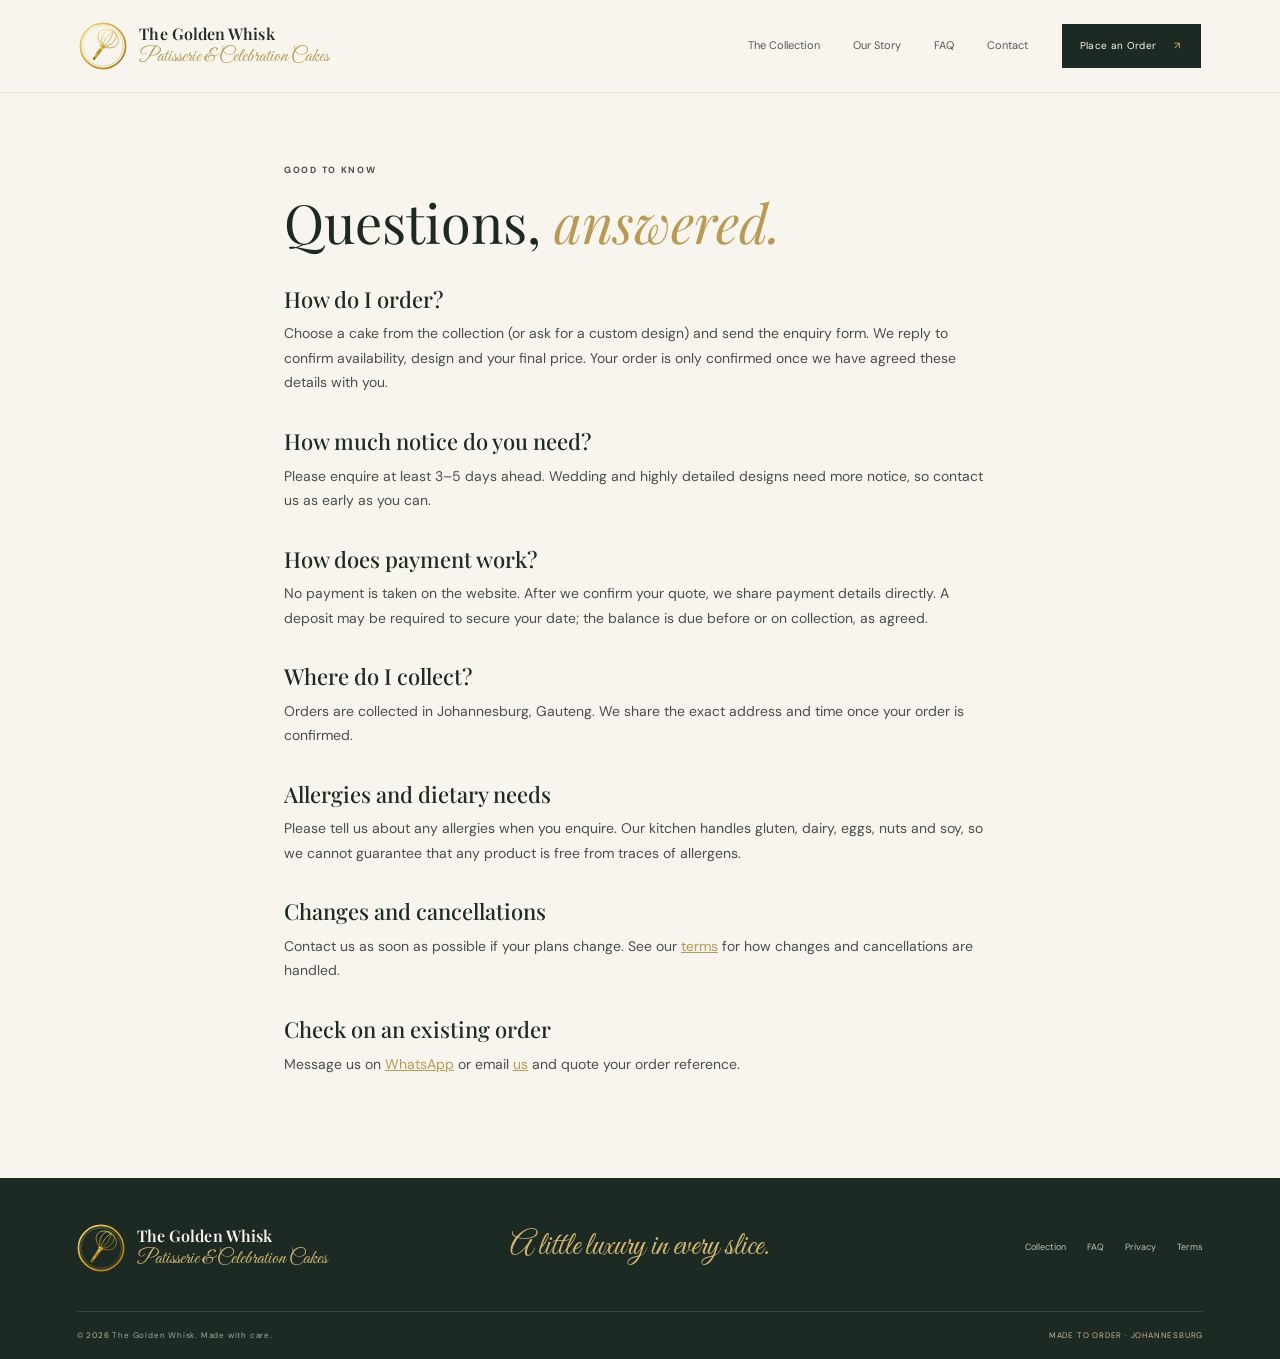
<file: faq.html>
<!doctype html>
<html lang="en"><head><meta charset="utf-8" /><meta name="viewport" content="width=device-width, initial-scale=1" /><meta name="theme-color" content="#1d2a23" />
<title>FAQ & Order Info — The Golden Whisk</title><meta name="description" content="How ordering, payment, collection and allergens work at The Golden Whisk." /><link rel="icon" href="favicon.svg" type="image/svg+xml" />
<link rel="preconnect" href="https://fonts.googleapis.com"><link rel="preconnect" href="https://fonts.gstatic.com" crossorigin>
<link href="https://fonts.googleapis.com/css2?family=DM+Sans:wght@400;500;600;700&family=Great+Vibes&family=Playfair+Display:wght@400;500;600;700&display=swap" rel="stylesheet">
<link rel="stylesheet" href="styles.css" /><link rel="stylesheet" href="pages.css" /></head>
<body class="site-body"><header class="site-header"><a class="brand" href="index.html" aria-label="The Golden Whisk home"><img class="brand-logo" src="logo.svg" alt="" width="48" height="48"><span class="brand-words"><strong>The Golden Whisk</strong><em class="script">Patisserie &amp; Celebration Cakes</em></span></a>
<button class="mobile-menu-toggle" id="mobileMenuToggle" type="button" aria-label="Open navigation" aria-expanded="false">☰</button>
<nav class="site-nav" id="siteNav"><a href="index.html#collection">The Collection</a><a href="index.html#our-story">Our Story</a><a href="faq.html">FAQ</a><a href="index.html#visit-us">Contact</a><a class="nav-order" href="index.html#collection">Place an Order <span>↗</span></a></nav></header><main><article class="doc section-wrap"><p class="eyebrow">GOOD TO KNOW</p><h1>Questions, <em>answered.</em></h1>
<h2>How do I order?</h2><p>Choose a cake from the collection (or ask for a custom design) and send the enquiry form. We reply to confirm availability, design and your final price. Your order is only confirmed once we have agreed these details with you.</p>
<h2>How much notice do you need?</h2><p>Please enquire at least 3–5 days ahead. Wedding and highly detailed designs need more notice, so contact us as early as you can.</p>
<h2>How does payment work?</h2><p>No payment is taken on the website. After we confirm your quote, we share payment details directly. A deposit may be required to secure your date; the balance is due before or on collection, as agreed.</p>
<h2>Where do I collect?</h2><p>Orders are collected in Johannesburg, Gauteng. We share the exact address and time once your order is confirmed.</p>
<h2>Allergies and dietary needs</h2><p>Please tell us about any allergies when you enquire. Our kitchen handles gluten, dairy, eggs, nuts and soy, so we cannot guarantee that any product is free from traces of allergens.</p>
<h2>Changes and cancellations</h2><p>Contact us as soon as possible if your plans change. See our <a href="terms.html">terms</a> for how changes and cancellations are handled.</p>
<h2>Check on an existing order</h2><p>Message us on <a data-whatsapp target="_blank" rel="noopener" href="#">WhatsApp</a> or email <a data-email href="#">us</a> and quote your order reference.</p></article></main><footer class="site-footer"><div class="footer-main"><a class="brand footer-brand" href="index.html"><img class="brand-logo" src="logo.svg" alt="" width="48" height="48"><span class="brand-words"><strong>The Golden Whisk</strong><em class="script">Patisserie &amp; Celebration Cakes</em></span></a><p class="script footer-tagline">A little luxury in every slice.</p><div class="footer-links"><a href="index.html#collection">Collection</a><a href="faq.html">FAQ</a><a href="privacy.html">Privacy</a><a href="terms.html">Terms</a></div></div><div class="footer-bottom"><span>© <span id="yearNow"></span> The Golden Whisk. Made with care.</span><span>MADE TO ORDER · JOHANNESBURG</span></div></footer>
<script src="site-config.js"></script><script src="main.js"></script></body></html>
</file>
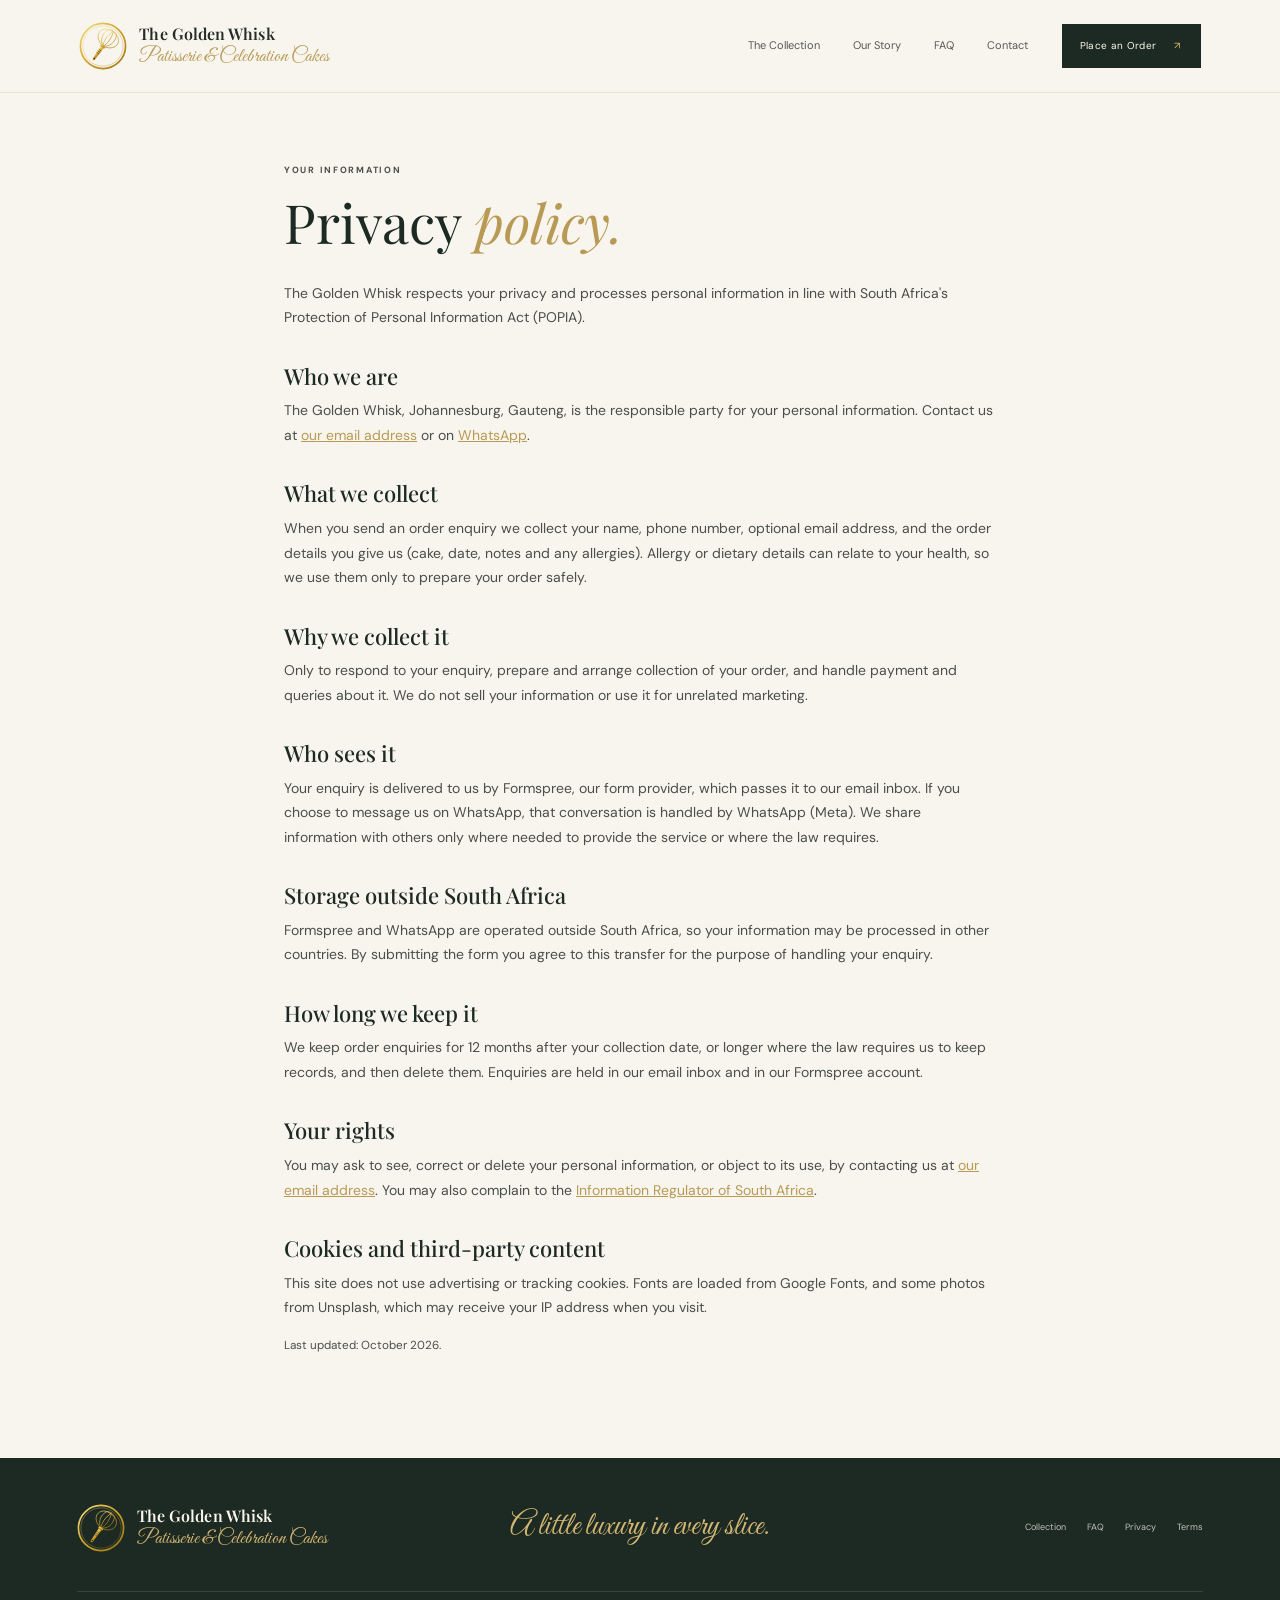
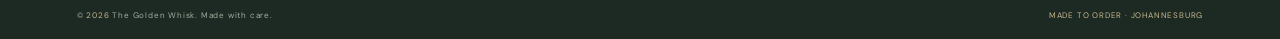
<file: privacy.html>
<!doctype html>
<html lang="en"><head><meta charset="utf-8" /><meta name="viewport" content="width=device-width, initial-scale=1" /><meta name="theme-color" content="#1d2a23" />
<title>Privacy Policy — The Golden Whisk</title><meta name="description" content="How The Golden Whisk collects and protects your personal information." /><link rel="icon" href="favicon.svg" type="image/svg+xml" />
<link rel="preconnect" href="https://fonts.googleapis.com"><link rel="preconnect" href="https://fonts.gstatic.com" crossorigin>
<link href="https://fonts.googleapis.com/css2?family=DM+Sans:wght@400;500;600;700&family=Great+Vibes&family=Playfair+Display:wght@400;500;600;700&display=swap" rel="stylesheet">
<link rel="stylesheet" href="styles.css" /><link rel="stylesheet" href="pages.css" /></head>
<body class="site-body"><header class="site-header"><a class="brand" href="index.html" aria-label="The Golden Whisk home"><img class="brand-logo" src="logo.svg" alt="" width="48" height="48"><span class="brand-words"><strong>The Golden Whisk</strong><em class="script">Patisserie &amp; Celebration Cakes</em></span></a>
<button class="mobile-menu-toggle" id="mobileMenuToggle" type="button" aria-label="Open navigation" aria-expanded="false">☰</button>
<nav class="site-nav" id="siteNav"><a href="index.html#collection">The Collection</a><a href="index.html#our-story">Our Story</a><a href="faq.html">FAQ</a><a href="index.html#visit-us">Contact</a><a class="nav-order" href="index.html#collection">Place an Order <span>↗</span></a></nav></header><main><article class="doc section-wrap"><p class="eyebrow">YOUR INFORMATION</p><h1>Privacy <em>policy.</em></h1>
<p>The Golden Whisk respects your privacy and processes personal information in line with South Africa's Protection of Personal Information Act (POPIA).</p>
<h2>Who we are</h2><p>The Golden Whisk, Johannesburg, Gauteng, is the responsible party for your personal information. Contact us at <a data-email href="#">our email address</a> or on <a data-whatsapp target="_blank" rel="noopener" href="#">WhatsApp</a>.</p>
<h2>What we collect</h2><p>When you send an order enquiry we collect your name, phone number, optional email address, and the order details you give us (cake, date, notes and any allergies). Allergy or dietary details can relate to your health, so we use them only to prepare your order safely.</p>
<h2>Why we collect it</h2><p>Only to respond to your enquiry, prepare and arrange collection of your order, and handle payment and queries about it. We do not sell your information or use it for unrelated marketing.</p>
<h2>Who sees it</h2><p>Your enquiry is delivered to us by Formspree, our form provider, which passes it to our email inbox. If you choose to message us on WhatsApp, that conversation is handled by WhatsApp (Meta). We share information with others only where needed to provide the service or where the law requires.</p>
<h2>Storage outside South Africa</h2><p>Formspree and WhatsApp are operated outside South Africa, so your information may be processed in other countries. By submitting the form you agree to this transfer for the purpose of handling your enquiry.</p>
<h2>How long we keep it</h2><p>We keep order enquiries for 12 months after your collection date, or longer where the law requires us to keep records, and then delete them. Enquiries are held in our email inbox and in our Formspree account.</p>
<h2>Your rights</h2><p>You may ask to see, correct or delete your personal information, or object to its use, by contacting us at <a data-email href="#">our email address</a>. You may also complain to the <a href="https://inforegulator.org.za" target="_blank" rel="noopener">Information Regulator of South Africa</a>.</p>
<h2>Cookies and third-party content</h2><p>This site does not use advertising or tracking cookies. Fonts are loaded from Google Fonts, and some photos from Unsplash, which may receive your IP address when you visit.</p>
<p><small>Last updated: October 2026.</small></p></article></main><footer class="site-footer"><div class="footer-main"><a class="brand footer-brand" href="index.html"><img class="brand-logo" src="logo.svg" alt="" width="48" height="48"><span class="brand-words"><strong>The Golden Whisk</strong><em class="script">Patisserie &amp; Celebration Cakes</em></span></a><p class="script footer-tagline">A little luxury in every slice.</p><div class="footer-links"><a href="index.html#collection">Collection</a><a href="faq.html">FAQ</a><a href="privacy.html">Privacy</a><a href="terms.html">Terms</a></div></div><div class="footer-bottom"><span>© <span id="yearNow"></span> The Golden Whisk. Made with care.</span><span>MADE TO ORDER · JOHANNESBURG</span></div></footer>
<script src="site-config.js"></script><script src="main.js"></script></body></html>
</file>
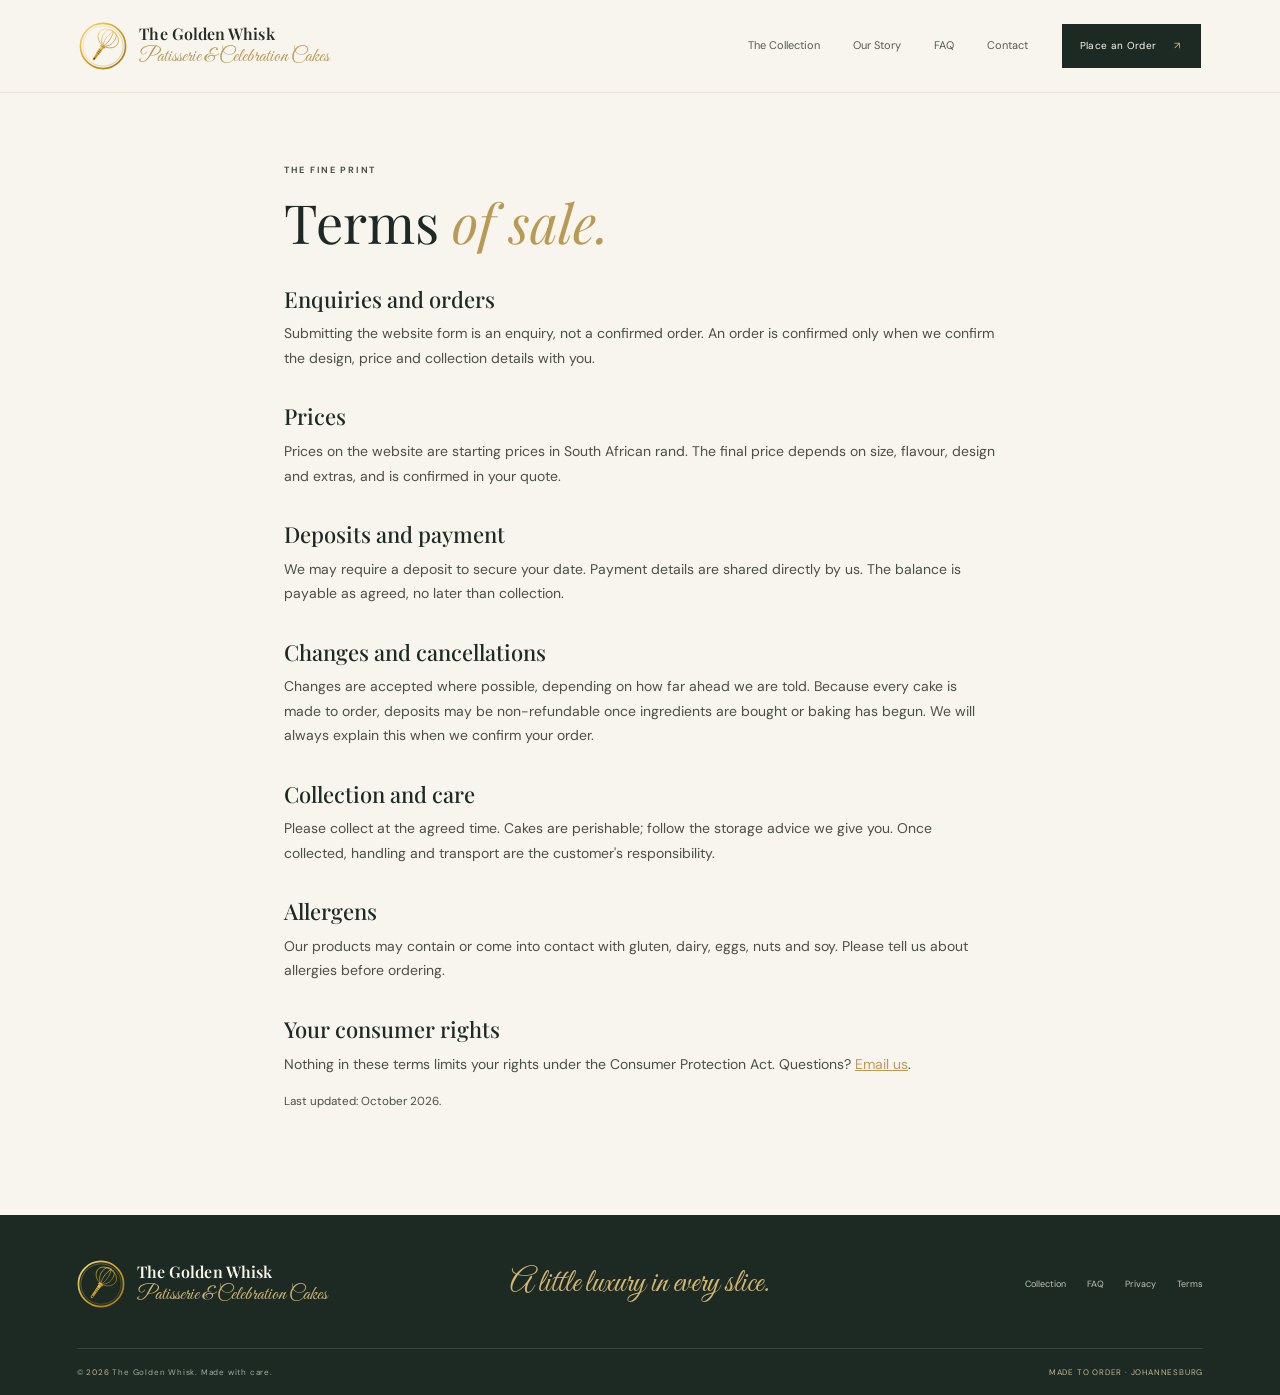
<file: terms.html>
<!doctype html>
<html lang="en"><head><meta charset="utf-8" /><meta name="viewport" content="width=device-width, initial-scale=1" /><meta name="theme-color" content="#1d2a23" />
<title>Terms of Sale — The Golden Whisk</title><meta name="description" content="Terms for ordering cakes and desserts from The Golden Whisk." /><link rel="icon" href="favicon.svg" type="image/svg+xml" />
<link rel="preconnect" href="https://fonts.googleapis.com"><link rel="preconnect" href="https://fonts.gstatic.com" crossorigin>
<link href="https://fonts.googleapis.com/css2?family=DM+Sans:wght@400;500;600;700&family=Great+Vibes&family=Playfair+Display:wght@400;500;600;700&display=swap" rel="stylesheet">
<link rel="stylesheet" href="styles.css" /><link rel="stylesheet" href="pages.css" /></head>
<body class="site-body"><header class="site-header"><a class="brand" href="index.html" aria-label="The Golden Whisk home"><img class="brand-logo" src="logo.svg" alt="" width="48" height="48"><span class="brand-words"><strong>The Golden Whisk</strong><em class="script">Patisserie &amp; Celebration Cakes</em></span></a>
<button class="mobile-menu-toggle" id="mobileMenuToggle" type="button" aria-label="Open navigation" aria-expanded="false">☰</button>
<nav class="site-nav" id="siteNav"><a href="index.html#collection">The Collection</a><a href="index.html#our-story">Our Story</a><a href="faq.html">FAQ</a><a href="index.html#visit-us">Contact</a><a class="nav-order" href="index.html#collection">Place an Order <span>↗</span></a></nav></header><main><article class="doc section-wrap"><p class="eyebrow">THE FINE PRINT</p><h1>Terms <em>of sale.</em></h1>
<h2>Enquiries and orders</h2><p>Submitting the website form is an enquiry, not a confirmed order. An order is confirmed only when we confirm the design, price and collection details with you.</p>
<h2>Prices</h2><p>Prices on the website are starting prices in South African rand. The final price depends on size, flavour, design and extras, and is confirmed in your quote.</p>
<h2>Deposits and payment</h2><p>We may require a deposit to secure your date. Payment details are shared directly by us. The balance is payable as agreed, no later than collection.</p>
<h2>Changes and cancellations</h2><p>Changes are accepted where possible, depending on how far ahead we are told. Because every cake is made to order, deposits may be non-refundable once ingredients are bought or baking has begun. We will always explain this when we confirm your order.</p>
<h2>Collection and care</h2><p>Please collect at the agreed time. Cakes are perishable; follow the storage advice we give you. Once collected, handling and transport are the customer's responsibility.</p>
<h2>Allergens</h2><p>Our products may contain or come into contact with gluten, dairy, eggs, nuts and soy. Please tell us about allergies before ordering.</p>
<h2>Your consumer rights</h2><p>Nothing in these terms limits your rights under the Consumer Protection Act. Questions? <a data-email href="#">Email us</a>.</p>
<p><small>Last updated: October 2026.</small></p></article></main><footer class="site-footer"><div class="footer-main"><a class="brand footer-brand" href="index.html"><img class="brand-logo" src="logo.svg" alt="" width="48" height="48"><span class="brand-words"><strong>The Golden Whisk</strong><em class="script">Patisserie &amp; Celebration Cakes</em></span></a><p class="script footer-tagline">A little luxury in every slice.</p><div class="footer-links"><a href="index.html#collection">Collection</a><a href="faq.html">FAQ</a><a href="privacy.html">Privacy</a><a href="terms.html">Terms</a></div></div><div class="footer-bottom"><span>© <span id="yearNow"></span> The Golden Whisk. Made with care.</span><span>MADE TO ORDER · JOHANNESBURG</span></div></footer>
<script src="site-config.js"></script><script src="main.js"></script></body></html>
</file>
<file: styles.css>
:root{
  --forest:#1d2a23;--forest-2:#26372d;--forest-3:#34453a;--gold:#b99a55;--gold-bright:#d4b773;--gold-light:#efe2bf;--cream:#f8f5ee;--paper:#fffdf8;--ink:#252b25;--muted:#777970;--line:#e7e1d5;--blush:#eadbd4;--rose:#a76859;--sage:#dfe7dd;--shadow:0 22px 65px rgba(33,42,34,.11);--serif:'Playfair Display',Georgia,serif;--sans:'DM Sans',Arial,sans-serif;--script:'Great Vibes',cursive;
}
*{box-sizing:border-box}html{scroll-behavior:smooth;scroll-padding-top:90px}body{margin:0;color:var(--ink);background:var(--cream);font-family:var(--sans);font-size:14px;line-height:1.6;-webkit-font-smoothing:antialiased}button,input,select,textarea{font:inherit}button,a{-webkit-tap-highlight-color:transparent}button{cursor:pointer}a{color:inherit;text-decoration:none}img{max-width:100%;display:block}::selection{background:var(--gold-light);color:var(--forest)}
.script{font-family:var(--script);font-weight:400;color:var(--gold)}.announcement{height:32px;background:var(--forest);color:#e5d8b6;display:flex;align-items:center;justify-content:center;gap:14px;font-size:9px;font-weight:600;letter-spacing:.16em;text-transform:uppercase}.announcement span{color:var(--gold-bright);font-size:10px}
.site-header{height:93px;display:flex;align-items:center;justify-content:space-between;padding:0 clamp(22px,6.2vw,96px);border-bottom:1px solid rgba(185,154,85,.2);background:rgba(248,245,238,.96);position:sticky;top:0;z-index:20;backdrop-filter:blur(14px)}.brand{display:flex;gap:12px;align-items:center;min-width:210px}.brand-mark{width:47px;height:47px;border:1px solid var(--gold);border-radius:50%;display:grid;place-items:center;color:var(--gold);font-family:var(--serif);font-size:16px;letter-spacing:-.08em;position:relative;flex-shrink:0}.brand-mark:after{content:'✦';position:absolute;right:-3px;bottom:0;background:var(--cream);font-size:11px;padding:0 3px;color:var(--gold)}.brand-words{display:flex;flex-direction:column;line-height:1.2}.brand-words strong{font-family:var(--serif);font-size:16px;font-weight:600;letter-spacing:.005em}.brand-words em{font-size:20px;line-height:1.1;margin-top:3px;color:var(--gold);font-style:normal}.site-nav{display:flex;align-items:center;gap:clamp(18px,2.6vw,40px);font-size:11px;color:#555a52}.site-nav>a{transition:color .2s}.site-nav>a:hover{color:var(--gold)}.nav-order{border:0;background:var(--forest);color:#fffaf0;padding:14px 18px;font-size:10px;letter-spacing:.035em;min-width:139px}.nav-order span{color:var(--gold-bright);margin-left:14px}.mobile-menu-toggle{display:none;border:1px solid var(--line);background:transparent;padding:8px 11px;color:var(--forest)}
.section-wrap{width:min(1190px,calc(100% - 64px));margin-inline:auto}.hero{min-height:590px;display:grid;grid-template-columns:1fr .98fr;align-items:center;gap:70px;padding-top:48px;padding-bottom:65px;position:relative}.hero-copy{padding:25px 0 50px}.eyebrow{font-size:9px;letter-spacing:.19em;color:var(--gold);font-weight:700;margin:0 0 17px;text-transform:uppercase}.eyebrow-line{display:inline-block;vertical-align:middle;width:29px;height:1px;background:var(--gold);margin-right:9px}.hero h1,.section-heading h2,.craft-copy h2,.visit-copy h2{font-family:var(--serif);font-weight:400;font-size:clamp(41px,4.5vw,64px);line-height:1.12;letter-spacing:-.04em;margin:0;color:var(--forest)}h1 em,h2 em,blockquote em{font-weight:400;color:var(--gold);font-style:italic}.hero-description{font-size:13px;line-height:1.9;color:#76766e;max-width:435px;margin:24px 0 27px}.hero-actions{display:flex;align-items:center;gap:23px;flex-wrap:wrap}.button{display:inline-flex;align-items:center;justify-content:center;gap:18px;border:1px solid transparent;padding:14px 18px;font-size:10px;font-weight:700;letter-spacing:.035em;transition:transform .2s,background .2s,border-color .2s;color:inherit;background:none}.button:hover{transform:translateY(-2px)}.button span{color:var(--gold-bright);font-size:15px;line-height:1}.button-dark{color:#fffaf0;background:var(--forest);border-color:var(--forest)}.button-dark:hover{background:#2b3d31}.button-quiet{color:var(--forest);padding-inline:0;border-bottom:1px solid var(--gold);border-radius:0}.button-quiet span{color:var(--gold)}.button-outline{border-color:var(--gold);color:var(--forest);background:transparent}.button-outline:hover{background:#f2ead9}.hero-note{display:flex;align-items:center;gap:13px;margin-top:43px}.note-star{color:var(--gold);font-size:22px}.hero-note div{display:flex;flex-direction:column;gap:2px}.hero-note strong{font-family:var(--serif);font-size:13px;font-weight:500;color:var(--forest)}.hero-note small{font-size:9px;color:#8c8b82;letter-spacing:.02em}.hero-art{position:relative;padding:4px 15px 26px 0;max-width:510px;margin-left:auto;width:100%}.hero-image-frame{height:452px;position:relative;background:#e2d7c3;overflow:hidden;border-radius:1px 110px 1px 1px;box-shadow:var(--shadow)}.hero-image{width:100%;height:100%;object-fit:cover;object-position:center}.hero-image-overlay{position:absolute;inset:0;background:linear-gradient(20deg,rgba(29,42,35,.2),transparent 55%);pointer-events:none}.hero-stamp{position:absolute;right:22px;top:24px;width:84px;height:84px;border-radius:50%;border:1px solid rgba(185,154,85,.9);background:rgba(248,245,238,.9);display:flex;flex-direction:column;align-items:center;justify-content:center;color:var(--forest);line-height:1.1;transform:rotate(10deg)}.hero-stamp span{font-size:8px;font-weight:700;letter-spacing:.14em}.hero-stamp strong{font-family:var(--script);font-size:22px;color:var(--gold);font-weight:400;margin:1px 0}.hero-stamp i{font-style:normal;color:var(--gold);font-size:11px;margin-top:3px}.floating-caption{display:flex;align-items:center;gap:13px;position:absolute;left:-40px;bottom:54px;background:var(--paper);box-shadow:0 10px 35px rgba(40,40,30,.1);padding:14px 20px 14px 13px;font-size:9px;line-height:1.4;color:#5d635a}.floating-caption em{font-family:var(--script);font-size:21px;color:var(--gold);font-style:normal}.caption-flower{display:grid;place-items:center;width:38px;height:38px;border:1px solid var(--gold);border-radius:50%;color:var(--gold);font-size:20px}.hero-side-note{position:absolute;right:-32px;top:45%;writing-mode:vertical-rl;transform:rotate(180deg);font-size:8px;letter-spacing:.17em;color:#938c78}.hero-side-note span{color:var(--gold);margin:10px 0}.hero-bottom-rule{display:flex;align-items:center;gap:14px;position:absolute;bottom:19px;left:0;right:0;color:#8d8c83;font-size:8px;letter-spacing:.15em}.hero-bottom-rule span:first-child{color:var(--gold)}.hero-bottom-rule i{width:42px;height:1px;background:#dcd4c5}.hero-bottom-rule i:nth-of-type(2){flex:1;background:#e7e0d4}
.image-fallback{background:radial-gradient(circle at 68% 28%,#f0e6d5 0 13%,transparent 13.5%),linear-gradient(140deg,#d8c7a4,#f2e8d4 44%,#a78a5c)!important;position:relative;overflow:hidden}.image-fallback:before{content:'✦';position:absolute;inset:0;display:grid;place-items:center;font-family:var(--serif);font-size:52px;color:rgba(185,154,85,.6)}.cake-image-wrap.image-fallback:after{content:'A SWEET CREATION';position:absolute;left:0;right:0;bottom:22px;text-align:center;letter-spacing:.2em;font-size:9px;color:var(--forest)}.intro-band{background:#eee6d7;text-align:center;padding:39px 20px 34px;color:var(--forest);position:relative}.intro-band p:first-child{font-family:var(--serif);font-size:26px;line-height:1.3;margin:0}.intro-band p:first-child em{color:var(--gold);font-style:italic}.band-flourish{display:block;color:var(--gold);font-size:11px;margin-top:7px;letter-spacing:.18em}.band-small{font-size:8px!important;letter-spacing:.18em;margin:10px 0 0!important;color:#8e887b}
.collection{padding-top:104px;padding-bottom:94px}.section-heading{display:flex;justify-content:space-between;align-items:end;gap:30px}.section-heading h2,.craft-copy h2,.visit-copy h2{font-size:clamp(38px,4vw,50px)}.section-heading-aside{max-width:340px;padding-bottom:5px}.section-heading-aside p,.process-intro{color:#7d7c72;line-height:1.8;font-size:12px;margin:0 0 19px}.text-link,.panel-link{color:var(--forest);font-size:10px;font-weight:700;border-bottom:1px solid var(--gold);padding-bottom:6px;display:inline-flex;gap:13px;align-items:center}.text-link span{color:var(--gold);font-size:15px}.collection-filter{display:flex;align-items:center;gap:8px;border-bottom:1px solid var(--line);margin:40px 0 25px;padding-bottom:14px;overflow-x:auto}.filter-chip{white-space:nowrap;background:transparent;border:1px solid transparent;color:#777970;font-size:10px;padding:9px 13px;transition:all .2s}.filter-chip span{font-size:8px;margin-left:8px;color:var(--gold)}.filter-chip:hover,.filter-chip.active{border-color:#d7c7a3;color:var(--forest);background:#f1ebde}.cake-grid{display:grid;grid-template-columns:repeat(3,minmax(0,1fr));column-gap:28px;row-gap:38px}.cake-card{min-width:0}.cake-image-wrap{height:295px;position:relative;background:#e9dfd0;overflow:hidden}.cake-image-wrap img{width:100%;height:100%;object-fit:cover;transition:transform .55s ease}.cake-card:hover .cake-image-wrap img{transform:scale(1.045)}.cake-tag{position:absolute;left:13px;top:13px;background:rgba(248,245,238,.95);font-size:7px;letter-spacing:.13em;color:#6e6a5f;padding:7px 9px;font-weight:700}.quick-add{position:absolute;right:12px;bottom:12px;width:35px;height:35px;background:var(--paper);border:1px solid rgba(185,154,85,.5);color:var(--forest);font-size:19px;font-weight:300;display:grid;place-items:center;transition:all .2s}.quick-add:hover{background:var(--forest);color:white}.cake-card-meta{display:flex;justify-content:space-between;align-items:flex-start;gap:10px;padding-top:15px}.cake-card-meta h3{font-family:var(--serif);font-weight:500;font-size:18px;color:var(--forest);margin:0 0 5px}.cake-card-meta p{font-size:10px;color:#89887f;margin:0}.cake-card-meta>strong{font-size:10px;white-space:nowrap;color:var(--gold);padding-top:5px}.card-order-link{margin-top:17px;width:100%;display:flex;align-items:center;justify-content:space-between;padding:11px 0;background:transparent;border:0;border-top:1px solid var(--line);font-size:9px;font-weight:700;color:var(--forest);text-align:left}.card-order-link span{color:var(--gold);font-size:15px}.price-note{font-size:9px;color:#929087;margin:24px 0 0;text-align:center}.collection-bottom{display:flex;align-items:center;justify-content:center;gap:17px;padding-top:45px;margin-top:45px;border-top:1px solid var(--line)}.collection-star{font-size:26px;color:var(--gold)}.collection-bottom p{font-family:var(--serif);font-size:15px;color:var(--forest);margin:0 15px 0 0}.collection-bottom p strong{font-weight:500}
.craft-section{background:var(--forest);color:#f5f1e8;position:relative;display:grid;grid-template-columns:1fr 1fr;min-height:540px}.craft-photo{position:relative;min-height:530px;background:#b5a184;overflow:hidden}.craft-photo>img{width:100%;height:100%;position:absolute;inset:0;object-fit:cover;opacity:.83}.craft-photo:after{content:'';position:absolute;inset:0;background:linear-gradient(0deg,rgba(22,33,26,.75),transparent 58%)}.craft-photo-label{position:absolute;left:clamp(25px,7vw,95px);bottom:48px;z-index:1;display:flex;flex-direction:column;font-size:9px;letter-spacing:.2em}.craft-photo-label em{font-size:47px;color:#e5c982;letter-spacing:0;line-height:1.3}.craft-copy{padding:95px clamp(40px,8vw,120px) 85px 8%;align-self:center;max-width:690px}.craft-copy .eyebrow{color:var(--gold-bright)}.craft-copy h2{color:#fff9ec;margin-bottom:23px}.craft-copy h2 em{color:#d0b16b}.craft-copy>p:not(.eyebrow){font-size:12px;line-height:1.95;color:#c0c6be;margin:0 0 17px;max-width:490px}.craft-signoff{display:flex;flex-direction:column;margin:27px 0 25px}.craft-signoff .script{font-size:30px;color:var(--gold-bright);line-height:1}.craft-signoff strong{font-family:var(--serif);font-size:12px;font-weight:500;color:#faf5e9;margin-top:5px}.craft-copy .text-link{color:#fff7e6;border-color:#b99a55}.craft-side-number{position:absolute;right:21px;bottom:25px;writing-mode:vertical-rl;transform:rotate(180deg);color:#8f9a8e;font-size:8px;letter-spacing:.17em}.craft-side-number span{color:var(--gold);margin:8px 0}
.process{padding-top:105px;padding-bottom:95px}.process-heading{align-items:end}.process-intro{max-width:300px;margin-bottom:4px}.process-grid{display:grid;grid-template-columns:repeat(4,1fr);margin-top:45px;border-top:1px solid var(--line);border-bottom:1px solid var(--line)}.process-step{padding:25px 25px 30px 0;position:relative;min-height:210px}.process-step+.process-step{padding-left:25px;border-left:1px solid var(--line)}.step-number{display:flex;justify-content:space-between;align-items:center;font-size:9px;color:#999589;letter-spacing:.12em}.step-number span{color:var(--gold);font-size:11px}.step-icon{font-family:var(--serif);font-size:31px;color:var(--gold);margin:13px 0 6px}.process-step h3{font-family:var(--serif);font-size:16px;font-weight:500;color:var(--forest);margin:0 0 8px}.process-step p{font-size:10px;line-height:1.8;color:#85847a;margin:0;max-width:200px}.process-callout{background:#eee7d9;display:flex;align-items:center;gap:17px;padding:22px 24px;margin-top:30px}.callout-icon{width:36px;height:36px;display:grid;place-items:center;border:1px solid var(--gold);border-radius:50%;font-size:17px;color:var(--gold);flex-shrink:0}.process-callout>div{flex:1}.process-callout strong{font-family:var(--serif);font-size:14px;color:var(--forest);font-weight:500}.process-callout p{font-size:10px;color:#807f75;margin:4px 0 0}.process-callout .button{white-space:nowrap}.quote-section{padding:76px 20px 70px;background:#efe6d7;text-align:center;color:var(--forest);position:relative;overflow:hidden}.quote-section:before,.quote-section:after{content:'✧';position:absolute;color:rgba(185,154,85,.25);font-size:125px;top:45px}.quote-section:before{left:7%}.quote-section:after{right:7%}.quote-ornament{font-family:var(--serif);font-size:68px;color:var(--gold);height:42px;line-height:1}.quote-section blockquote{font-family:var(--serif);font-size:clamp(26px,3.3vw,39px);line-height:1.3;font-weight:400;margin:16px 0 17px;letter-spacing:-.02em}.quote-divider{color:var(--gold);font-size:13px}.quote-section>p{font-size:8px;letter-spacing:.2em;color:#999081;margin:12px 0 0}
.visit-section{display:grid;grid-template-columns:.9fr 1.1fr;gap:90px;padding-top:104px;padding-bottom:106px;align-items:center}.visit-copy h2{margin-bottom:20px}.visit-copy>p:not(.eyebrow){font-size:12px;line-height:1.9;color:#7a7b72;max-width:405px}.contact-list{margin-top:30px;border-top:1px solid var(--line)}.contact-row{display:flex;gap:16px;padding:17px 0;border-bottom:1px solid var(--line)}.contact-symbol{width:34px;height:34px;flex-shrink:0;border:1px solid #d9c79e;border-radius:50%;display:grid;place-items:center;color:var(--gold);font-size:17px}.contact-row div{display:flex;flex-direction:column}.contact-row small{font-size:8px;letter-spacing:.15em;color:#a0957d;font-weight:700}.contact-row strong,.contact-row .contact-value{font-family:var(--serif);font-size:14px;font-weight:500;color:var(--forest);margin:1px 0}.contact-row .contact-value{text-decoration:none;overflow-wrap:anywhere}.contact-row .contact-value:hover{color:var(--gold)}.contact-row p{margin:0;font-size:9px;color:#8a897f}.visit-actions{display:flex;align-items:center;gap:23px;margin-top:24px}.visit-map{height:480px;position:relative;overflow:hidden;background:#e7e3d8;border:1px solid #ded7c9}.map-grid{position:absolute;inset:-30px;background-image:linear-gradient(34deg,transparent 43%,rgba(255,255,255,.7) 44%,rgba(255,255,255,.7) 46%,transparent 47%),linear-gradient(112deg,transparent 33%,rgba(255,255,255,.75) 34%,rgba(255,255,255,.75) 36%,transparent 37%),linear-gradient(0deg,rgba(185,154,85,.13) 1px,transparent 1px),linear-gradient(90deg,rgba(185,154,85,.13) 1px,transparent 1px);background-size:155px 180px,230px 210px,38px 38px,38px 38px;transform:rotate(-7deg) scale(1.1)}.map-route{position:absolute;background:#f9f5e9;height:15px;box-shadow:0 0 0 1px rgba(206,195,171,.45);border-radius:50%;transform:rotate(-30deg)}.route-one{width:130%;top:35%;left:-15%}.route-two{width:115%;top:68%;left:-10%;transform:rotate(36deg);height:11px}.map-pin{position:absolute;left:53%;top:35%;width:49px;height:49px;border-radius:50% 50% 50% 0;background:var(--forest);transform:rotate(-45deg);box-shadow:0 8px 20px rgba(29,42,35,.25);display:grid;place-items:center;border:4px solid rgba(255,255,255,.8)}.map-pin span{color:var(--gold-bright);font-size:15px;transform:rotate(45deg)}.map-label{position:absolute;left:34px;bottom:31px;background:var(--paper);box-shadow:0 10px 30px rgba(29,42,35,.1);padding:22px 26px;display:flex;flex-direction:column;min-width:240px}.map-label small{font-size:8px;color:var(--gold);letter-spacing:.16em;font-weight:700}.map-label strong{font-family:var(--serif);font-size:21px;font-weight:500;color:var(--forest);margin:2px 0}.map-label span{font-size:10px;color:#818178}.map-label a{font-size:9px;color:var(--forest);font-weight:700;border-bottom:1px solid var(--gold);align-self:flex-start;padding-bottom:5px;margin-top:13px}.map-coords{position:absolute;right:15px;top:14px;font-size:8px;letter-spacing:.1em;color:#938b7b}
.site-footer{background:var(--forest);color:#e8e4d8;padding:44px clamp(24px,6vw,95px) 0}.footer-main{display:grid;grid-template-columns:1fr 1fr 1fr;align-items:center;gap:20px;padding-bottom:38px}.footer-brand .brand-mark:after{background:var(--forest)}.footer-brand .brand-words strong{color:#faf6ed}.footer-brand .brand-words em{color:var(--gold-bright)}.footer-tagline{text-align:center;font-size:32px;color:var(--gold-bright);margin:0}.footer-links{display:flex;gap:21px;justify-content:flex-end;flex-wrap:wrap;font-size:9px;color:#bfc5bb}.footer-links a:hover{color:var(--gold-bright)}.footer-bottom{border-top:1px solid rgba(255,255,255,.12);display:flex;justify-content:space-between;gap:20px;padding:17px 0;color:#a3ac9f;font-size:8px;letter-spacing:.1em}.footer-bottom span:last-child{color:#c7b78e}.loader{position:fixed;z-index:1000;inset:0;background:var(--forest);color:var(--gold-bright);display:flex;align-items:center;justify-content:center;flex-direction:column;transition:opacity .5s ease,visibility .5s ease}.loader.hidden{opacity:0;visibility:hidden;pointer-events:none}.loader-brand{display:flex;align-items:center;flex-direction:column;gap:14px}.monogram{width:72px;height:72px;border:1px solid var(--gold);border-radius:50%;display:grid;place-items:center;font-family:var(--serif);font-size:24px;letter-spacing:-.08em}.loader-line{height:1px;width:70px;background:linear-gradient(90deg,transparent,var(--gold-bright),transparent);animation:loadLine 1.4s ease-in-out infinite}.loader-script{font-size:37px;line-height:1;color:var(--gold-bright)}.loader-caption{position:absolute;bottom:37px;font-size:8px;letter-spacing:.22em;color:#b7b5a6}@keyframes loadLine{0%{transform:scaleX(.4);opacity:.35}50%{transform:scaleX(1.5);opacity:1}100%{transform:scaleX(.4);opacity:.35}}
.modal-backdrop,.drawer-backdrop{position:fixed;z-index:90;inset:0;background:rgba(17,27,21,.65);backdrop-filter:blur(5px);display:none;align-items:center;justify-content:center;padding:20px}.modal-backdrop.open,.drawer-backdrop.open{display:flex}.order-modal{width:min(700px,100%);max-height:min(92vh,920px);overflow:auto;background:var(--paper);padding:36px 42px 31px;position:relative;box-shadow:0 30px 110px rgba(0,0,0,.25);animation:modalIn .25s ease}.modal-close{position:absolute;right:18px;top:14px;width:34px;height:34px;display:grid;place-items:center;background:transparent;border:1px solid var(--line);font-size:24px;line-height:1;color:var(--forest);font-weight:300}.modal-kicker{font-size:8px;letter-spacing:.18em;color:var(--gold);font-weight:700;margin-bottom:12px}.modal-kicker span{padding-left:9px}.order-modal h2{font-family:var(--serif);font-size:37px;font-weight:400;color:var(--forest);margin:0 35px 8px 0;line-height:1.18}.order-modal h2 em{font-weight:400;color:var(--gold)}.modal-intro{font-size:11px;line-height:1.7;color:#85847a;max-width:510px;margin:0 0 24px}.order-modal form label{display:flex;flex-direction:column;gap:7px;color:#4c514a;font-size:9px;font-weight:700;letter-spacing:.02em;min-width:0}.order-modal input:not([type=checkbox]),.order-modal select,.order-modal textarea{width:100%;background:#fbf9f3;border:1px solid #e4ded2;min-height:42px;padding:11px 12px;color:var(--forest);font-family:var(--sans);font-size:11px;font-weight:400;outline:none;border-radius:0;transition:border .15s}.order-modal input:focus,.order-modal select:focus,.order-modal textarea:focus{border-color:var(--gold)}.order-modal textarea{resize:vertical}.form-row{display:grid;grid-template-columns:1fr 1fr;gap:14px;margin-bottom:15px}.order-modal form>label{margin-bottom:15px}.form-row-bottom{align-items:end}.form-helper{font-size:9px;line-height:1.6;color:#8d897e;display:flex;gap:8px;align-items:flex-start;padding-bottom:10px}.form-helper span{color:var(--gold)}.consent-row{display:flex!important;flex-direction:row!important;align-items:center;gap:8px!important;margin:5px 0 17px;color:#7b7c71!important;font-weight:400!important}.consent-row input{accent-color:var(--forest)}.modal-submit{width:100%;min-height:47px}.form-legal{font-size:8px;text-align:center;color:#aaa397;margin:10px 0 0}.order-success{text-align:center;padding:25px 0 10px}.success-mark{width:53px;height:53px;display:grid;place-items:center;border:1px solid var(--gold);border-radius:50%;margin:0 auto 19px;color:var(--gold);font-size:27px}.order-success .eyebrow{margin-bottom:7px}.order-success h3{font:400 29px/1.25 var(--serif);color:var(--forest);margin:0 0 11px}.success-message{max-width:430px;margin:0 auto 23px;color:#85847a;font-size:11px;line-height:1.8}.text-button{border:0;background:transparent;color:var(--forest);font-size:10px;text-decoration:underline;text-decoration-color:var(--gold);text-underline-offset:4px;margin-top:16px}.toast{position:fixed;left:50%;bottom:25px;transform:translate(-50%,15px);background:var(--forest);color:#fff9ec;padding:12px 18px;font-size:10px;box-shadow:var(--shadow);z-index:120;opacity:0;visibility:hidden;transition:all .25s;max-width:calc(100% - 30px)}.toast.show{opacity:1;visibility:visible;transform:translate(-50%,0)}@keyframes modalIn{from{opacity:0;transform:translateY(10px)}to{opacity:1;transform:translateY(0)}}

@media(max-width:1120px){.site-nav{gap:16px}.site-nav>a{font-size:10px}.hero{gap:35px}.hero h1{font-size:51px}.hero-image-frame{height:420px}.cake-image-wrap{height:245px}.visit-section{gap:45px}.craft-copy{padding-right:7%}.admin-layout{grid-template-columns:218px minmax(0,1fr)}.admin-sidebar{padding-inline:12px}.admin-content{padding-inline:24px}.admin-columns{grid-template-columns:minmax(0,1.5fr) minmax(240px,1fr)}.orders-panel,.today-panel{padding:16px}.admin-table{font-size:8px}.admin-table thead th,.admin-table tbody td{padding-inline:7px}}
@media(max-width:900px){.site-header{height:77px;padding-inline:25px}.mobile-menu-toggle{display:block;margin-left:auto}.site-nav{display:none;position:absolute;top:77px;left:0;right:0;background:var(--paper);padding:18px 25px 24px;border-bottom:1px solid var(--line);box-shadow:0 20px 30px rgba(0,0,0,.07);flex-direction:column;align-items:stretch;gap:0}.site-nav.open{display:flex}.site-nav>a{padding:12px 0;border-bottom:1px solid var(--line);font-size:11px}.nav-order{margin-top:15px;min-height:43px}.hero{grid-template-columns:1fr 1fr;gap:25px;min-height:530px}.hero h1{font-size:44px}.hero-image-frame{height:375px}.hero-side-note{right:-7px}.floating-caption{left:-18px}.hero-description{font-size:12px}.hero-actions{gap:14px}.hero-actions .button{font-size:9px}.hero-bottom-rule{gap:9px}.section-wrap{width:calc(100% - 50px)}.cake-grid{column-gap:20px;row-gap:30px}.cake-image-wrap{height:225px}.cake-card-meta{display:block}.cake-card-meta>strong{display:block;padding-top:6px}.craft-copy{padding:70px 32px}.craft-photo{min-height:490px}.process-grid{grid-template-columns:repeat(2,1fr)}.process-step:nth-child(3){border-left:0;padding-left:0;border-top:1px solid var(--line)}.process-step:nth-child(4){border-top:1px solid var(--line)}.process-step{min-height:190px}.visit-section{grid-template-columns:1fr 1fr;gap:28px}.visit-map{height:430px}.footer-main{grid-template-columns:1fr 1fr}.footer-tagline{text-align:right}.footer-links{grid-column:1/-1;justify-content:flex-start;border-top:1px solid rgba(255,255,255,.1);padding-top:19px}.admin-layout{grid-template-columns:205px minmax(0,1fr)}.dashboard-stats{grid-template-columns:repeat(2,minmax(0,1fr))}.admin-columns{grid-template-columns:1fr}.today-panel{min-height:unset}.schedule-list{display:grid;grid-template-columns:1fr 1fr;column-gap:18px}.schedule-item:nth-child(2n){border-bottom:1px solid #eee9df}.cake-admin-grid{grid-template-columns:repeat(2,minmax(0,1fr))}.admin-topbar{padding-inline:20px}.admin-today{display:none}}
@media(max-width:660px){.announcement{font-size:7px;letter-spacing:.1em;gap:8px;height:30px}.site-header{padding-inline:18px}.brand{min-width:0;gap:9px}.brand-mark{width:40px;height:40px;font-size:14px}.brand-words strong{font-size:14px}.brand-words em{font-size:18px}.section-wrap{width:calc(100% - 38px)}.hero{display:flex;flex-direction:column;align-items:stretch;padding-top:42px;padding-bottom:48px;gap:10px}.hero-copy{padding:0 0 10px}.eyebrow{font-size:8px}.hero h1{font-size:clamp(42px,11vw,54px)}.hero-description{max-width:420px;margin:18px 0 21px;font-size:12px}.hero-note{margin-top:22px}.hero-art{margin:18px auto 0;max-width:none;padding:0 8px 28px 0}.hero-image-frame{height:clamp(300px,86vw,420px);border-top-right-radius:85px}.floating-caption{left:-5px;bottom:50px;padding:10px 13px 10px 9px}.hero-side-note{right:-1px;top:38%;font-size:7px}.hero-bottom-rule{bottom:8px;flex-wrap:wrap;font-size:7px}.hero-bottom-rule i{width:18px}.intro-band{padding:32px 15px}.intro-band p:first-child{font-size:23px}.collection{padding-top:68px;padding-bottom:62px}.section-heading{display:block}.section-heading h2,.craft-copy h2,.visit-copy h2{font-size:39px}.section-heading-aside{margin-top:18px}.section-heading-aside p{margin-bottom:10px}.collection-filter{margin:28px 0 19px;gap:4px}.filter-chip{padding:8px 10px;font-size:9px}.cake-grid{grid-template-columns:1fr 1fr;gap:27px 12px}.cake-image-wrap{height:clamp(155px,42vw,255px)}.cake-tag{font-size:6px;padding:6px 6px;left:6px;top:7px}.quick-add{right:7px;bottom:7px;width:30px;height:30px}.cake-card-meta{padding-top:10px}.cake-card-meta h3{font-size:15px;line-height:1.35}.cake-card-meta p{font-size:8px;line-height:1.5;margin-top:3px}.cake-card-meta>strong{font-size:9px;padding-top:5px}.card-order-link{margin-top:10px;padding-top:9px;font-size:8px}.collection-bottom{flex-wrap:wrap;text-align:center;gap:10px;padding-top:30px;margin-top:30px}.collection-bottom p{width:calc(100% - 50px);text-align:left;font-size:14px;margin:0}.collection-bottom .button{width:100%;margin-top:7px}.price-note{line-height:1.6}.craft-section{grid-template-columns:1fr}.craft-photo{min-height:330px}.craft-photo-label{left:26px;bottom:28px}.craft-photo-label em{font-size:39px}.craft-copy{padding:50px 25px 62px}.craft-side-number{right:10px;bottom:10px;font-size:7px}.process{padding-top:70px;padding-bottom:65px}.process-heading{display:block}.process-intro{margin-top:16px}.process-grid{margin-top:26px}.process-step{padding:20px 13px 22px 0;min-height:194px}.process-step+.process-step{padding-left:13px}.process-step:nth-child(3){padding-left:0}.process-step h3{font-size:14px}.process-step p{font-size:9px}.step-icon{margin:10px 0 6px;font-size:28px}.process-callout{padding:17px;flex-wrap:wrap;gap:12px}.process-callout>div{width:calc(100% - 50px);flex:unset}.process-callout p{font-size:9px;line-height:1.6}.process-callout .button{width:100%}.quote-section{padding:60px 18px}.quote-section:before{left:-12%;font-size:90px}.quote-section:after{right:-12%;font-size:90px}.quote-section blockquote{font-size:27px}.visit-section{grid-template-columns:1fr;gap:30px;padding-top:69px;padding-bottom:70px}.visit-map{height:360px}.visit-copy>p:not(.eyebrow){font-size:11px}.visit-actions{gap:18px}.site-footer{padding:33px 20px 0}.footer-main{grid-template-columns:1fr;gap:17px;padding-bottom:26px}.footer-tagline{text-align:left;font-size:30px}.footer-links{gap:17px;font-size:9px}.footer-bottom{flex-direction:column;gap:7px;font-size:7px}.order-modal{padding:31px 20px 23px}.order-modal h2{font-size:30px}.modal-intro{font-size:10px;margin-bottom:20px}.form-row{grid-template-columns:1fr;gap:12px;margin-bottom:13px}.order-modal form label{font-size:9px}.form-row-bottom{gap:14px}.form-helper{padding:0}.modal-close{top:11px;right:11px;width:31px;height:31px}.admin-demo-banner{padding:0 12px;font-size:7px;gap:6px}.demo-banner-note{display:none}.admin-demo-banner a{font-size:8px}.admin-layout{display:block;min-height:calc(100vh - 32px)}.admin-sidebar{position:fixed;top:32px;left:0;bottom:0;width:250px;transform:translateX(-101%);transition:transform .25s ease;box-shadow:15px 0 40px rgba(0,0,0,.15)}.admin-sidebar.mobile-open{transform:translateX(0)}.sidebar-toggle{display:grid;flex-shrink:0}.admin-topbar{height:58px;padding:0 13px;gap:9px}.admin-breadcrumb{font-size:8px;gap:5px}.admin-breadcrumb span{display:none}.admin-top-actions{gap:8px}.storefront-link{font-size:8px}.admin-content{padding:24px 14px 30px}.admin-page-heading{align-items:flex-start;flex-direction:column;gap:15px;margin-bottom:21px}.admin-page-heading h1{font-size:29px}.admin-page-heading>div>p:last-child{line-height:1.65}.admin-page-heading>.button{min-height:39px}.dashboard-stats{gap:9px;margin-bottom:14px}.stat-card{padding:14px 12px}.stat-top{font-size:7px;letter-spacing:.04em;align-items:flex-start}.stat-icon{width:25px;height:25px;font-size:12px}.stat-value{font-size:27px;margin:9px 0 2px}.stat-card p{font-size:7px;line-height:1.5}.admin-columns{gap:13px}.orders-panel,.today-panel,.full-orders-panel,.customers-panel{padding:13px}.panel-heading h2{font-size:18px}.panel-link{font-size:8px}.admin-table{min-width:580px}.admin-table thead th,.admin-table tbody td{padding:10px 8px}.quick-guide{padding:14px;align-items:flex-start;flex-wrap:wrap;gap:11px}.quick-guide-icon{width:35px;height:35px}.quick-guide>div:nth-child(2){width:calc(100% - 48px);flex:unset}.quick-guide h3{font-size:16px}.quick-guide p:not(.eyebrow){font-size:8px}.quick-guide>.button{width:100%;margin-top:2px}.schedule-list{grid-template-columns:1fr}.schedule-item:nth-child(2n){border-bottom:1px solid #eee9df}.order-toolbar{flex-direction:column;align-items:stretch}.admin-search{flex:auto}.order-toolbar select{width:100%}.full-orders-panel .panel-heading{align-items:flex-start}.cake-admin-grid{grid-template-columns:1fr 1fr;gap:10px}.cake-admin-image{height:130px}.cake-admin-info{padding:11px}.cake-admin-info h3{font-size:14px}.cake-admin-meta,.cake-admin-description{font-size:8px}.cake-admin-price{font-size:14px}.cake-admin-actions{gap:4px}.small-action{padding:6px;font-size:8px}.settings-grid{grid-template-columns:1fr;gap:12px}.settings-wide,.settings-save-row{grid-column:auto}.settings-panel{padding:16px}.settings-panel h2{font-size:18px}.settings-two{grid-template-columns:1fr;gap:0}.settings-save-row{align-items:stretch;flex-direction:column;gap:7px}.settings-save-row .button{width:100%}.admin-footer{padding:14px;flex-wrap:wrap;font-size:6px}.order-drawer{padding:22px 17px}.drawer-header h2{font-size:22px}.drawer-customer{flex-direction:column;gap:8px}.drawer-customer-contact{text-align:left}.drawer-control-grid{grid-template-columns:1fr 1fr}.drawer-actions .button{flex:1}.drawer-save-row{flex-direction:column;align-items:stretch}.drawer-save-row p{max-width:none}.admin-manual-modal{padding:30px 20px 22px}.admin-manual-modal h2{font-size:28px}.admin-manual-modal .form-row{grid-template-columns:1fr}}
@media(prefers-reduced-motion:reduce){*,*:before,*:after{scroll-behavior:auto!important;animation-duration:.01ms!important;animation-iteration-count:1!important;transition-duration:.01ms!important}}

.brand-logo{width:48px;height:48px;display:block;flex-shrink:0}
.loader-logo{width:110px;height:110px;display:block}
@media(max-width:660px){.brand-logo{width:42px;height:42px}}
</file>
<file: pages.css>
.doc{max-width:760px;margin:0 auto;padding:70px 24px 90px}.doc h1{font:400 clamp(34px,6vw,54px)/1.15 var(--serif);color:var(--forest);margin:8px 0 28px}.doc h1 em{color:var(--gold)}
.doc h2{font:500 22px/1.3 var(--serif);color:var(--forest);margin:32px 0 8px}.doc p{line-height:1.75;color:#4a4f47;margin:0 0 12px}.doc a:not(.button){color:var(--gold);text-decoration:underline}
.form-error{color:#9b2c2c;font-size:13px;margin:10px 0 0}.consent-row a,.form-legal a{text-decoration:underline}
.nav-order{display:inline-block;text-decoration:none}a.button{display:inline-flex;text-decoration:none}
@media(max-width:660px){.doc{padding:44px 20px 64px}}
</file>
